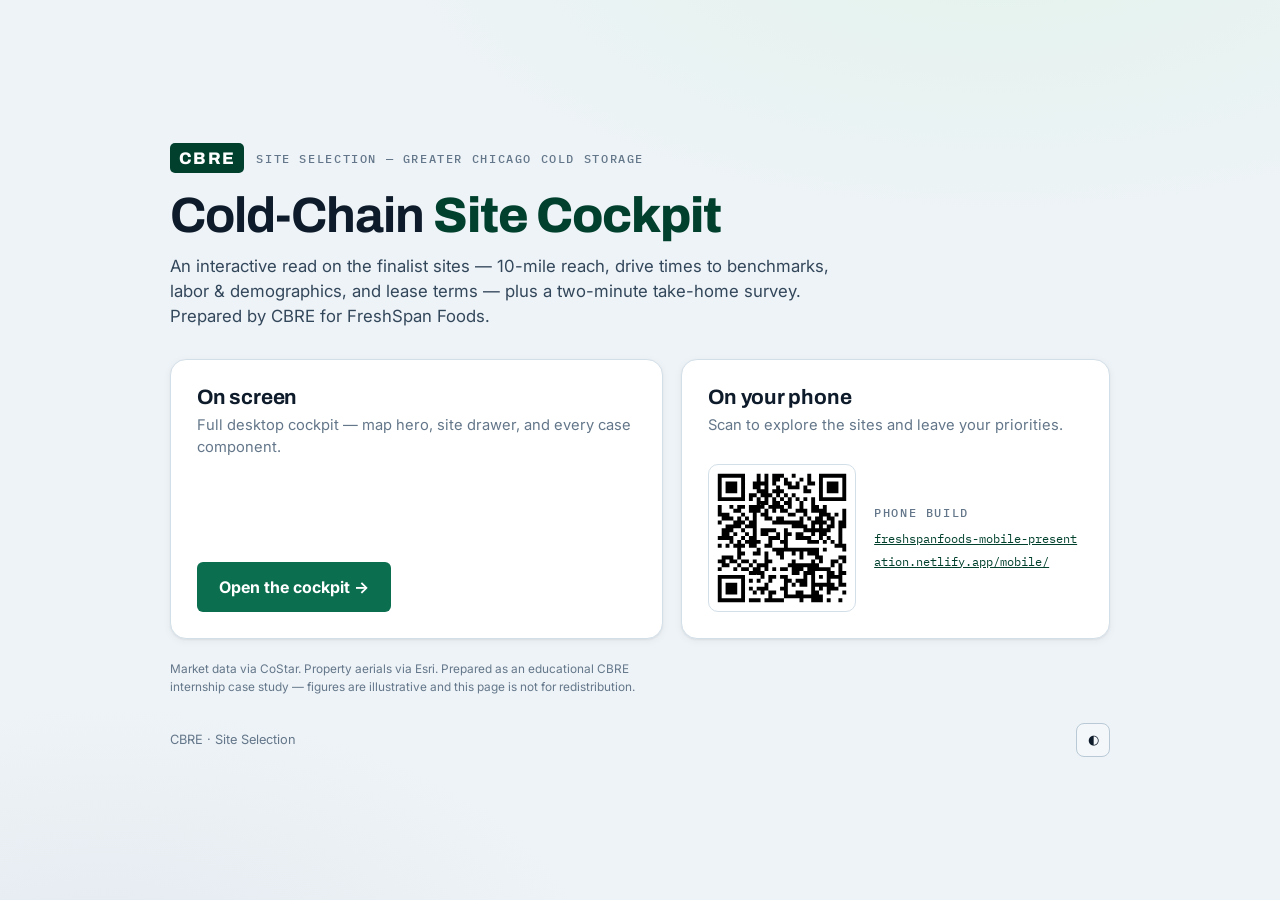
<file: index.html>
<!DOCTYPE html>
<html lang="en">
<head>
  <meta charset="UTF-8" />
  <meta name="viewport" content="width=device-width, initial-scale=1.0" />
  <title>Cold-Chain Site Cockpit</title>
  <meta name="description" content="Interactive site-selection cockpit — desktop view and phone view." />
  <link rel="preconnect" href="https://fonts.googleapis.com" />
  <link rel="preconnect" href="https://fonts.gstatic.com" crossorigin />
  <link href="https://fonts.googleapis.com/css2?family=Archivo:wght@600;700;800&family=Inter:wght@400;500;600&family=IBM+Plex+Mono:wght@400;500&display=swap" rel="stylesheet" />
  <link rel="stylesheet" href="shared/theme.css" />
  <style>
    body { min-height: 100vh; display: grid; place-items: center; padding: 24px;
      background:
        radial-gradient(1100px 520px at 78% -8%, var(--accent-soft), transparent 60%),
        radial-gradient(900px 480px at 8% 108%, var(--navy-soft), transparent 55%),
        var(--bg); }
    .cover { width: 100%; max-width: 940px; }
    .cover__eyebrow { margin-bottom: 12px; }
    .cover__title { font-size: clamp(2rem, 5vw, 3.1rem); letter-spacing: -0.02em; margin-bottom: 10px; }
    .cover__title b { color: var(--accent-strong); font-weight: 800; }
    .cover__lede { color: var(--ink-2); max-width: 60ch; margin-bottom: 30px; font-size: 1.05rem; }
    .cards { display: grid; grid-template-columns: 1.15fr 1fr; gap: 18px; }
    .card { background: var(--surface); border: 1px solid var(--line); border-radius: var(--r-lg);
      box-shadow: var(--shadow-1); padding: 26px; display: flex; flex-direction: column; }
    .card h2 { font-size: 1.3rem; margin-bottom: 4px; }
    .card p { color: var(--ink-muted); font-size: 0.92rem; }
    .card__spacer { flex: 1; }
    .go { display: inline-flex; align-items: center; gap: 9px; align-self: flex-start; margin-top: 18px;
      padding: 13px 22px; border-radius: var(--r-sm); background: var(--accent); color: #fff;
      text-decoration: none; font-weight: 700; font-size: 1rem; }
    .go:hover { background: var(--accent-strong); }
    .qr-wrap { display: flex; gap: 18px; align-items: center; margin-top: 16px; }
    .qr-box { width: 148px; height: 148px; flex: 0 0 auto; border-radius: var(--r-md); background: #fff;
      border: 1px solid var(--line); display: grid; place-items: center; padding: 8px; }
    .qr-box img, .qr-box canvas { width: 100%; height: 100%; image-rendering: pixelated; }
    .qr-fallback { font-size: 0.72rem; color: var(--ink-muted); text-align: center; padding: 8px; }
    .qr-meta .eyebrow { margin-bottom: 6px; }
    .qr-link { font-family: var(--font-mono); font-size: 0.78rem; color: var(--accent-strong); word-break: break-all; }
    .foot { margin-top: 26px; display: flex; justify-content: space-between; align-items: center;
      font-size: 0.8rem; color: var(--ink-muted); flex-wrap: wrap; gap: 10px; }
    .theme-toggle { border: 1px solid var(--line-strong); background: var(--surface-2); color: var(--ink);
      width: 34px; height: 34px; border-radius: 8px; cursor: pointer; }
    @media (max-width: 720px) { .cards { grid-template-columns: 1fr; } }
  </style>
</head>
<body>
  <main class="cover">
    <div style="display:flex;align-items:center;gap:12px;margin-bottom:14px">
      <span class="cbre-logo">CBRE</span>
      <span class="cover__eyebrow eyebrow" id="eyebrow" style="margin:0">Site Selection · Greater Chicago Cold Storage</span>
    </div>
    <h1 class="cover__title">Cold-Chain <b>Site Cockpit</b></h1>
    <p class="cover__lede">An interactive read on the finalist sites — 10-mile reach, drive times to benchmarks, labor &amp; demographics, and lease terms — plus a two-minute take-home survey. Prepared by CBRE for FreshSpan Foods.</p>

    <div class="cards">
      <div class="card">
        <h2>On screen</h2>
        <p>Full desktop cockpit — map hero, site drawer, and every case component.</p>
        <div class="card__spacer"></div>
        <a class="go" href="desktop/">Open the cockpit →</a>
      </div>
      <div class="card">
        <h2>On your phone</h2>
        <p>Scan to explore the sites and leave your priorities.</p>
        <div class="qr-wrap">
          <div class="qr-box" id="qrBox">
            <div class="qr-fallback" id="qrFallback">QR generates on deploy —<br>or open the link below.</div>
          </div>
          <div class="qr-meta">
            <div class="eyebrow">Phone build</div>
            <a class="qr-link" id="phoneLink" href="mobile/">mobile/</a>
          </div>
        </div>
      </div>
    </div>

    <p style="margin-top:22px;font-size:0.74rem;line-height:1.5;color:var(--ink-muted);max-width:70ch">
      Market data via CoStar. Property aerials via Esri. Prepared as an educational CBRE internship case study — figures are illustrative and this page is not for redistribution.
    </p>
    <div class="foot">
      <span id="footBrand">CBRE · Site Selection</span>
      <button class="theme-toggle" id="themeToggle" aria-label="Toggle theme">◐</button>
    </div>
  </main>

  <script src="shared/vendor/qrcode.min.js"></script>
  <script src="shared/config.js"></script>
  <script>
    (function () {
      var CFG = window.CASE_CONFIG || {};
      if (CFG.engagementLine) document.getElementById("eyebrow").textContent = CFG.engagementLine;
      if (CFG.firmName) document.getElementById("footBrand").textContent = CFG.firmName + " · Site Selection";

      // Resolve the phone URL from config, else from this page's location.
      var phoneUrl = CFG.phoneUrl || new URL("mobile/", location.href).href;
      var link = document.getElementById("phoneLink");
      link.href = phoneUrl; link.textContent = phoneUrl.replace(/^https?:\/\//, "");

      // Render the QR at runtime from the ACTUAL phone URL (works on any domain).
      var box = document.getElementById("qrBox");
      var rendered = false;
      try {
        if (typeof qrcode === "function") {
          var qr = qrcode(0, "M"); qr.addData(phoneUrl); qr.make();
          box.innerHTML = qr.createSvgTag({ cellSize: 5, margin: 1, scalable: true });
          var svg = box.querySelector("svg"); if (svg) { svg.setAttribute("width", "100%"); svg.setAttribute("height", "100%"); }
          rendered = true;
        }
      } catch (e) {}
      if (!rendered) { // fallback to the committed PNG
        var img = new Image(); img.alt = "QR code to the phone build";
        img.onload = function () { box.innerHTML = ""; box.appendChild(img); };
        img.src = "assets/qr-mobile.png";
      }

      // theme
      var saved = null; try { saved = localStorage.getItem("cockpit-theme"); } catch (e) {}
      if (saved) document.documentElement.setAttribute("data-theme", saved);
      document.getElementById("themeToggle").addEventListener("click", function () {
        var t = document.documentElement.getAttribute("data-theme");
        var dark = t ? t === "dark" : window.matchMedia("(prefers-color-scheme: dark)").matches;
        var next = dark ? "light" : "dark";
        document.documentElement.setAttribute("data-theme", next);
        try { localStorage.setItem("cockpit-theme", next); } catch (e) {}
      });
    })();
  </script>
</body>
</html>
</file>
<file: shared/theme.css>
/* ============================================================
   Cold-Chain Site Cockpit — shared design tokens
   Subject: cold-storage industrial site selection, Chicago/Midwest
   Treatment: utilitarian-but-polished information-design dashboard.
   Palette is cool-biased ("cold storage"): steel navy structure,
   cold-teal accent, reserved semantic colors for scorecards.
   ============================================================ */

:root {
  /* type roles */
  --font-display: "Archivo", "Archivo Narrow", system-ui, -apple-system, "Segoe UI", sans-serif;
  --font-body: "Inter", system-ui, -apple-system, "Segoe UI", Roboto, sans-serif;
  --font-mono: "IBM Plex Mono", ui-monospace, "SFMono-Regular", "Menlo", monospace;

  /* type scale (1.20 minor third) */
  --t-eyebrow: 0.72rem;
  --t-small: 0.82rem;
  --t-body: 0.95rem;
  --t-h4: 1.05rem;
  --t-h3: 1.3rem;
  --t-h2: 1.62rem;
  --t-h1: 2.1rem;
  --t-display: 2.6rem;

  /* radii + elevation */
  --r-sm: 6px;
  --r-md: 10px;
  --r-lg: 16px;
  --shadow-1: 0 1px 2px rgba(14, 27, 42, 0.06), 0 2px 8px rgba(14, 27, 42, 0.05);
  --shadow-2: 0 6px 24px rgba(14, 27, 42, 0.12), 0 2px 6px rgba(14, 27, 42, 0.08);

  /* spacing rhythm */
  --sp-1: 4px;
  --sp-2: 8px;
  --sp-3: 12px;
  --sp-4: 16px;
  --sp-5: 24px;
  --sp-6: 32px;
  --sp-7: 48px;
}

/* ---- LIGHT (default) ---- */
:root {
  --bg: #EEF3F7;          /* cool page ground */
  --surface: #FFFFFF;
  --surface-2: #F3F7FA;
  --surface-3: #E6EEF3;
  --ink: #0E1B2A;         /* cool near-black */
  --ink-2: #33475B;
  --ink-muted: #64778A;
  --line: #D3DFE8;
  --line-strong: #B9CAD6;

  --accent: #0B6E4F;       /* cold teal */
  --accent-strong: #00402D;
  --accent-soft: #E3F3EC;
  --navy: #21384F;         /* steel navy — structural */
  --navy-soft: #E4EAF0;

  /* semantic (scorecards / status) — distinct from accent */
  --good: #2E9E6B;
  --good-soft: #DAF0E4;
  --warn: #C0891F;
  --warn-soft: #F6EBCF;
  --crit: #C24A43;
  --crit-soft: #F6DCDA;

  /* map layer colors */
  --site-primary: #0B6E4F;
  --site-alt: #8A6BB0;      /* also-considered — violet, distinct hue */
  --node-color: #21384F;
  --ring-color: #0B6E4F;
  --labor-color: #C0891F;

  color-scheme: light;
}

/* ---- DARK ---- */
@media (prefers-color-scheme: dark) {
  :root {
    --bg: #0A121B;
    --surface: #131F2B;
    --surface-2: #18262F;
    --surface-3: #1F2F3B;
    --ink: #E9F1F7;
    --ink-2: #B7C7D4;
    --ink-muted: #8397A6;
    --line: #24343F;
    --line-strong: #33475659;

    --accent: #35C892;
    --accent-strong: #62DBA8;
    --accent-soft: #0E2A20;
    --navy: #9FB6CC;
    --navy-soft: #17242F;

    --good: #43C68A;
    --good-soft: #10281E;
    --warn: #E0AC44;
    --warn-soft: #2B2410;
    --crit: #E37970;
    --crit-soft: #2C1614;

    --site-primary: #35C892;
    --site-alt: #B79AD9;
    --node-color: #9FB6CC;
    --ring-color: #35C892;
    --labor-color: #E0AC44;

    color-scheme: dark;
    --shadow-1: 0 1px 2px rgba(0,0,0,0.4), 0 2px 10px rgba(0,0,0,0.35);
    --shadow-2: 0 8px 30px rgba(0,0,0,0.5), 0 2px 8px rgba(0,0,0,0.4);
  }
}

/* explicit toggle overrides media query in BOTH directions */
:root[data-theme="dark"] {
  --bg: #0A121B; --surface: #131F2B; --surface-2: #18262F; --surface-3: #1F2F3B;
  --ink: #E9F1F7; --ink-2: #B7C7D4; --ink-muted: #8397A6;
  --line: #24343F; --line-strong: #3a4d5b;
  --accent: #35C892; --accent-strong: #62DBA8; --accent-soft: #0E2A20;
  --navy: #9FB6CC; --navy-soft: #17242F;
  --good: #43C68A; --good-soft: #10281E; --warn: #E0AC44; --warn-soft: #2B2410;
  --crit: #E37970; --crit-soft: #2C1614;
  --site-primary: #35C892; --site-alt: #B79AD9; --node-color: #9FB6CC;
  --ring-color: #35C892; --labor-color: #E0AC44;
  color-scheme: dark;
  --shadow-1: 0 1px 2px rgba(0,0,0,0.4), 0 2px 10px rgba(0,0,0,0.35);
  --shadow-2: 0 8px 30px rgba(0,0,0,0.5), 0 2px 8px rgba(0,0,0,0.4);
}
:root[data-theme="light"] {
  --bg: #EEF3F7; --surface: #FFFFFF; --surface-2: #F3F7FA; --surface-3: #E6EEF3;
  --ink: #0E1B2A; --ink-2: #33475B; --ink-muted: #64778A;
  --line: #D3DFE8; --line-strong: #B9CAD6;
  --accent: #0B6E4F; --accent-strong: #00402D; --accent-soft: #E3F3EC;
  --navy: #21384F; --navy-soft: #E4EAF0;
  --good: #2E9E6B; --good-soft: #DAF0E4; --warn: #C0891F; --warn-soft: #F6EBCF;
  --crit: #C24A43; --crit-soft: #F6DCDA;
  --site-primary: #0B6E4F; --site-alt: #8A6BB0; --node-color: #21384F;
  --ring-color: #0B6E4F; --labor-color: #C0891F;
  color-scheme: light;
}

/* ---- base reset / primitives ---- */
* { box-sizing: border-box; }
html, body { margin: 0; padding: 0; }
body {
  font-family: var(--font-body);
  font-size: var(--t-body);
  line-height: 1.5;
  color: var(--ink);
  background: var(--bg);
  -webkit-font-smoothing: antialiased;
  text-rendering: optimizeLegibility;
}
h1, h2, h3, h4 { font-family: var(--font-display); font-weight: 700; line-height: 1.14; text-wrap: balance; margin: 0; }
h1 { font-size: var(--t-h1); letter-spacing: -0.01em; }
h2 { font-size: var(--t-h2); letter-spacing: -0.01em; }
h3 { font-size: var(--t-h3); }
h4 { font-size: var(--t-h4); }
p { margin: 0 0 var(--sp-3); }
a { color: var(--accent-strong); }

.eyebrow {
  font-family: var(--font-mono);
  font-size: var(--t-eyebrow);
  letter-spacing: 0.14em;
  text-transform: uppercase;
  color: var(--ink-muted);
  font-weight: 500;
}
.num { font-variant-numeric: tabular-nums; }

/* pills / chips */
.pill {
  display: inline-flex; align-items: center; gap: 6px;
  font-family: var(--font-mono); font-size: var(--t-eyebrow);
  letter-spacing: 0.04em; text-transform: uppercase;
  padding: 3px 9px; border-radius: 100px; border: 1px solid var(--line-strong);
  color: var(--ink-2); background: var(--surface-2); white-space: nowrap;
}
.pill--good { color: var(--good); background: var(--good-soft); border-color: transparent; }
.pill--warn { color: var(--warn); background: var(--warn-soft); border-color: transparent; }
.pill--crit { color: var(--crit); background: var(--crit-soft); border-color: transparent; }
.pill--accent { color: var(--accent-strong); background: var(--accent-soft); border-color: transparent; }
.pill--alt { color: var(--site-alt); background: transparent; border-color: var(--site-alt); }

/* Marker clusters (also-considered) */
.cl-wrap { background: transparent !important; }
.cl-bub { width: 36px; height: 36px; border-radius: 50%; display: grid; place-items: center; font-family: var(--font-display); font-weight: 800; font-size: 0.88rem; color: #fff; background: var(--site-alt); border: 2px solid var(--surface); box-shadow: 0 2px 8px rgba(14,27,42,0.25); }

/* CBRE logo (shared) */
.cbre-logo { display: inline-flex; align-items: center; justify-content: center; height: 30px; padding: 0 9px; border-radius: 5px; background: var(--accent-strong); color: #fff; font-family: var(--font-display); font-weight: 800; letter-spacing: 0.08em; font-size: 1.05rem; }
:root[data-theme="dark"] .cbre-logo { color: #04140E; }

/* focus visibility */
:focus-visible { outline: 2px solid var(--accent); outline-offset: 2px; border-radius: 4px; }

@media (prefers-reduced-motion: reduce) {
  * { animation-duration: 0.001ms !important; transition-duration: 0.001ms !important; }
}
</file>
